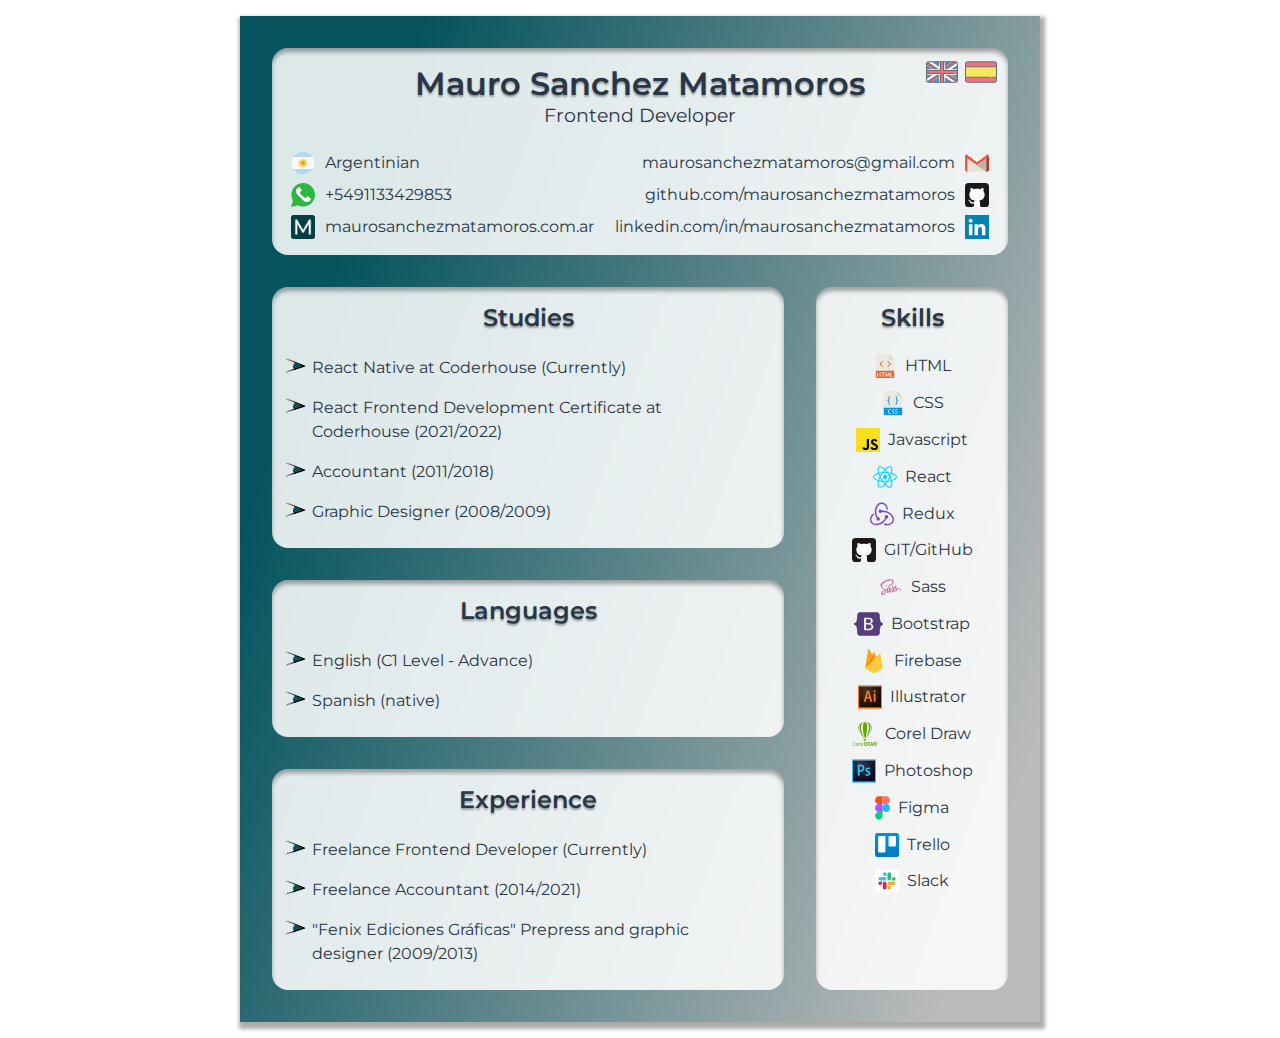
<file: index.html>
<!DOCTYPE html>
<html lang="en">
<head>
    <meta charset="UTF-8">
    <meta http-equiv="X-UA-Compatible" content="IE=edge">
    <meta name="viewport" content="width=device-width, initial-scale=1.0">
    <link rel="stylesheet" href="./styles.css">
    <link rel="preconnect" href="https://fonts.googleapis.com">
    <link rel="preconnect" href="https://fonts.gstatic.com" crossorigin>
    <link href="https://fonts.googleapis.com/css2?family=Montserrat:ital,wght@0,100;0,200;0,300;0,400;0,500;0,600;0,700;1,100;1,200;1,300;1,400;1,500&display=swap" rel="stylesheet">
    <title>Resume Mauro Sanchez Matamoros</title>
</head>
<body>
    <div class="Container">
        <header class="Header">
            <h1>Mauro Sanchez Matamoros</h1>
            <h2>Frontend Developer</h2>
            <div class="Header__itemsContainer">
                <ul class="Header__ul1">
                    <div class="Header__items">
                        <img src="./images/arg.svg" alt="argentinian flag" title="Argentina" />
                        <li>Argentinian</li>
                    </div>
                    <div class="Header__items">
                        <img src="./images/whatsapp.svg" alt="whatsapp" title="Whatsapp" />
                        <li><a href="https://wa.me/+5491154612423/?text=Hello Mauro..." target="_blank" >+5491133429853</a></li>
                    </div>
                    <div class="Header__items">
                        <img src="./images/portfolio.png" alt="portfolio" title="Mauro Sanchez Matamoros portfolio" />
                        <li><a href="http://maurosanchezmatamoros.com.ar" target="_blank" >maurosanchezmatamoros.com.ar</a></li>
                    </div>
                </ul>
                <ul class="Header__ul2">
                    <div class="Header__items2">
                        <li><a href="mailto:maurosanchezmatamoros@gmail.com" target="_blank" >maurosanchezmatamoros@gmail.com</a></li>
                        <img src="./images/gmail.svg" alt="gmail" title="Gmail" />
                    </div>
                    <div class="Header__items2">
                        <li><a href="https://github.com/maurosanchezmatamoros/" target="_blank" >github.com/maurosanchezmatamoros</a></li>
                        <img src="./images/github.svg" alt="github" title="GitHub" />
                    </div>
                    <div class="Header__items2">
                        <li><a href="https://www.linkedin.com/in/maurosanchezmatamoros/" target="_blank" >linkedin.com/in/maurosanchezmatamoros</a></li>
                        <img src="./images/linkedin.svg" alt="linkedin" title="Linkedin" />
                    </div>
                </ul>
            </div>
            <div class="es-en">
                <a href="#"><img src="./images/en.svg" alt="britain" title="English"/></a>
                <a href="./pages/cvEsp.html"><img src="./images/es.svg" alt="españa" title="Español"/></a>
            </div>
        </header>
        <section class="Studies">
            <h2>Studies</h2>
            <ul>
                <li>React Native at Coderhouse (Currently)</li>
                <li>React Frontend Development Certificate at Coderhouse (2021/2022)</li>
                <li>Accountant (2011/2018)</li>
                <li>Graphic Designer (2008/2009)</li>
            </ul>
        </section>
        <section class="Languages">
            <h2>Languages</h2>
            <ul>
                <li>English (C1 Level - Advance)</li>
                <li>Spanish (native)</li>
            </ul>
        </section>
        <section class="Experience">
            <h2>Experience</h2>
            <ul>
                <li>Freelance Frontend Developer (Currently)</li>
                <li>Freelance Accountant (2014/2021)</li>
                <li>"Fenix Ediciones Gráficas" Prepress and graphic designer (2009/2013)</li>
            </ul>
        </section>
        <aside class="Skills">
            <h2>Skills</h2>
            <ul>
                <div class="Skills__items">
                    <img src="./images/html.svg" alt="HTML" title="HTML" />
                    <li>HTML</li>
                </div>
                <div class="Skills__items">
                    <img src="./images/css.svg" alt="CSS" title="CSS" />
                    <li>CSS</li>
                </div>
                <div class="Skills__items">
                    <img src="./images/js.svg" alt="Javascript" title="Javascript" />
                    <li>Javascript</li>
                </div>
                <div class="Skills__items">
                    <img src="./images/react.svg" alt="React" title="React" />
                    <li>React</li>
                </div>
                <div class="Skills__items">
                    <img src="./images/redux.svg" alt="Redux" title="Redux" />
                    <li>Redux</li>
                </div>
                <div class="Skills__items">
                    <img src="./images/github.svg" alt="GIT GitHub" title="GIT GitHub" />
                    <li>GIT/GitHub</li>
                </div>
                <div class="Skills__items">
                    <img src="./images/sass.svg" alt="Sass" title="Sass" />
                    <li>Sass</li>
                </div>
                <div class="Skills__items">
                    <img src="./images/bootstrap.svg" alt="Bootstrap" title="Bootstrap" />
                    <li>Bootstrap</li>
                </div>
                <div class="Skills__items">
                    <img src="./images/firebase.svg" alt="Firebase" title="Firebase" />
                    <li>Firebase</li>
                </div>
                <div class="Skills__items">
                    <img src="./images/illustrator.svg" alt="Illustrator" title="Illustrator" />
                    <li>Illustrator</li>
                </div>
                <div class="Skills__items">
                    <img src="./images/corel.svg" alt="Corel" title="Corel" />
                    <li>Corel Draw</li>
                </div>
                <div class="Skills__items">
                    <img src="./images/photoshop.svg" alt="Photoshop" title="Photoshop" />
                    <li>Photoshop</li>
                </div>
                <div class="Skills__items">
                    <img src="./images/figma.svg" alt="Figma" title="Figma" />
                    <li>Figma</li>
                </div>
                <div class="Skills__items">
                    <img src="./images/trello.svg" alt="Trello" title="Trello" />
                    <li>Trello</li>
                </div>
                <div class="Skills__items">
                    <img src="./images/slack.svg" alt="Slack" title="Slack" />
                    <li>Slack</li>
                </div>
            </ul>
        </aside>
    </div>
</body>
</html>
</file>
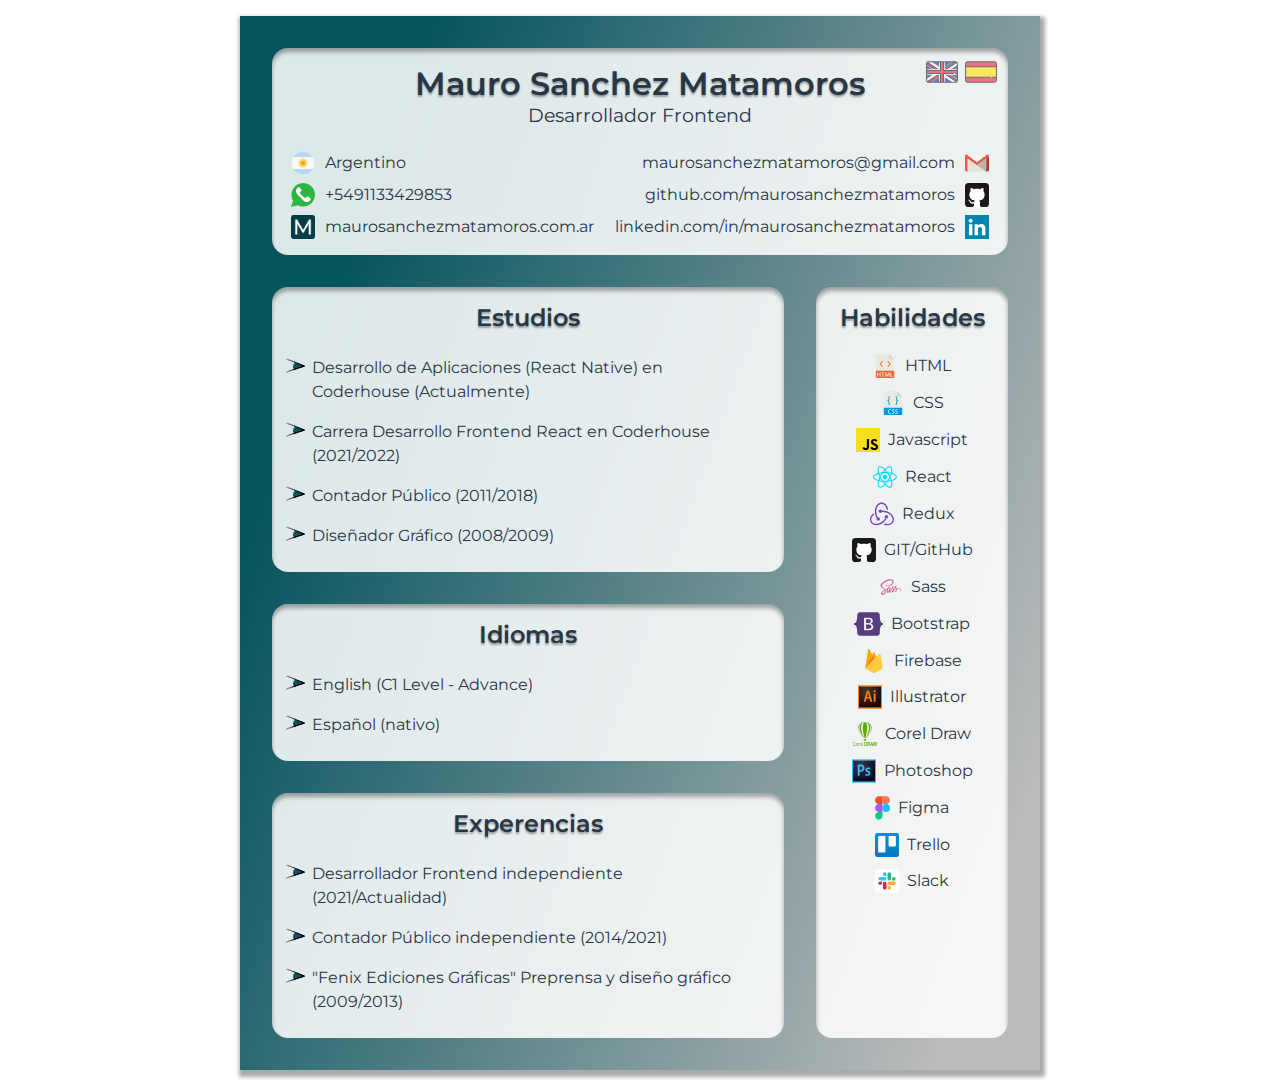
<file: pages/cvEsp.html>
<!DOCTYPE html>
<html lang="es">
<head>
    <meta charset="UTF-8">
    <meta http-equiv="X-UA-Compatible" content="IE=edge">
    <meta name="viewport" content="width=device-width, initial-scale=1.0">
    <link rel="stylesheet" href="../styles.css">
    <link rel="preconnect" href="https://fonts.googleapis.com">
    <link rel="preconnect" href="https://fonts.gstatic.com" crossorigin>
    <link href="https://fonts.googleapis.com/css2?family=Montserrat:ital,wght@0,100;0,200;0,300;0,400;0,500;0,600;0,700;1,100;1,200;1,300;1,400;1,500&display=swap" rel="stylesheet">
    <title>CV Mauro Sanchez Matamoros</title>
</head>
<body>
    <div class="Container">
        <header class="Header">
            <h1>Mauro Sanchez Matamoros</h1>
            <h2>Desarrollador Frontend</h2>
            <div class="Header__itemsContainer">
                <ul class="Header__ul1">
                    <div class="Header__items">
                        <img src="../images/arg.svg" alt="argentinian flag" title="Argentina" />
                        <li>Argentino</li>
                    </div>
                    <div class="Header__items">
                        <img src="../images/whatsapp.svg" alt="whatsapp" title="Whatsapp" />
                        <li><a href="https://wa.me/+5491154612423/?text=Hello Mauro..." target="_blank" >+5491133429853</a></li>
                    </div>
                    <div class="Header__items">
                        <img src="../images/portfolio.png" alt="portfolio" title="Mauro Sanchez Matamoros portfolio" />
                        <li><a href="http://maurosanchezmatamoros.com.ar" target="_blank" >maurosanchezmatamoros.com.ar</a></li>
                    </div>
                </ul>
                <ul class="Header__ul2">
                    <div class="Header__items2">
                        <li><a href="mailto:maurosanchezmatamoros@gmail.com" target="_blank" >maurosanchezmatamoros@gmail.com</a></li>
                        <img src="../images/gmail.svg" alt="gmail" title="Gmail" />
                    </div>
                    <div class="Header__items2">
                        <li><a href="https://github.com/maurosanchezmatamoros/" target="_blank" >github.com/maurosanchezmatamoros</a></li>
                        <img src="../images/github.svg" alt="github" title="GitHub" />
                    </div>
                    <div class="Header__items2">
                        <li><a href="https://www.linkedin.com/in/maurosanchezmatamoros/" target="_blank" >linkedin.com/in/maurosanchezmatamoros</a></li>
                        <img src="../images/linkedin.svg" alt="linkedin" title="Linkedin" />
                    </div>
                </ul>
            </div>
            <div class="es-en">
                <a href="../index.html"><img src="../images/en.svg" alt="britain" title="English"/></a>
                <a href="#"><img src="../images/es.svg" alt="españa" title="Español"/></a>
            </div>
        </header>
        <section class="Studies">
            <h2>Estudios</h2>
            <ul>
                <li>Desarrollo de Aplicaciones (React Native) en Coderhouse (Actualmente)</li>
                <li>Carrera Desarrollo Frontend React en Coderhouse (2021/2022)</li>
                <li>Contador Público (2011/2018)</li>
                <li>Diseñador Gráfico (2008/2009)</li>
            </ul>
        </section>
        <section class="Languages">
            <h2>Idiomas</h2>
            <ul>
                <li>English (C1 Level - Advance)</li>
                <li>Español (nativo)</li>
            </ul>
        </section>
        <section class="Experience">
            <h2>Experencias</h2>
            <ul>
                <li>Desarrollador Frontend independiente (2021/Actualidad)</li>
                <li>Contador Público independiente (2014/2021)</li>
                <li>"Fenix Ediciones Gráficas" Preprensa y diseño gráfico (2009/2013)</li>
            </ul>
        </section>
        <aside class="Skills">
            <h2>Habilidades</h2>
            <ul>
                <div class="Skills__items">
                    <img src="../images/html.svg" alt="HTML" title="HTML" />
                    <li>HTML</li>
                </div>
                <div class="Skills__items">
                    <img src="../images/css.svg" alt="CSS" title="CSS" />
                    <li>CSS</li>
                </div>
                <div class="Skills__items">
                    <img src="../images/js.svg" alt="Javascript" title="Javascript" />
                    <li>Javascript</li>
                </div>
                <div class="Skills__items">
                    <img src="../images/react.svg" alt="React" title="React" />
                    <li>React</li>
                </div>
                <div class="Skills__items">
                    <img src="../images/redux.svg" alt="Redux" title="Redux" />
                    <li>Redux</li>
                </div>
                <div class="Skills__items">
                    <img src="../images/github.svg" alt="GIT GitHub" title="GIT GitHub" />
                    <li>GIT/GitHub</li>
                </div>
                <div class="Skills__items">
                    <img src="../images/sass.svg" alt="Sass" title="Sass" />
                    <li>Sass</li>
                </div>
                <div class="Skills__items">
                    <img src="../images/bootstrap.svg" alt="Bootstrap" title="Bootstrap" />
                    <li>Bootstrap</li>
                </div>
                <div class="Skills__items">
                    <img src="../images/firebase.svg" alt="Firebase" title="Firebase" />
                    <li>Firebase</li>
                </div>
                <div class="Skills__items">
                    <img src="../images/illustrator.svg" alt="Illustrator" title="Illustrator" />
                    <li>Illustrator</li>
                </div>
                <div class="Skills__items">
                    <img src="../images/corel.svg" alt="Corel" title="Corel" />
                    <li>Corel Draw</li>
                </div>
                <div class="Skills__items">
                    <img src="../images/photoshop.svg" alt="Photoshop" title="Photoshop" />
                    <li>Photoshop</li>
                </div>
                <div class="Skills__items">
                    <img src="../images/figma.svg" alt="Figma" title="Figma" />
                    <li>Figma</li>
                </div>
                <div class="Skills__items">
                    <img src="../images/trello.svg" alt="Trello" title="Trello" />
                    <li>Trello</li>
                </div>
                <div class="Skills__items">
                    <img src="../images/slack.svg" alt="Slack" title="Slack" />
                    <li>Slack</li>
                </div>
            </ul>
        </aside>
    </div>
</body>
</html>
</file>
<file: styles.css>
*{
    margin: 0;
    box-sizing: border-box;
    text-decoration: none;
}

body{
    font-family: 'Montserrat', sans-serif;
    display: flex;
    flex-direction: column;
    align-items: center;
    color: #293645;
}

a{
    color: #293645;
}

.Container{
    margin: 1rem 0;
    display: grid;
    grid-template-columns: 70% 30%;
    grid-template-rows: auto auto auto auto;
    grid-template-areas:
    "header header"
    "studies skills"
    "languages skills"
    "experience skills"
    ;
    width: 50rem;
    box-shadow: 2px 4px 4px 3px #0005;
    background-image: linear-gradient( 109.6deg,  rgba(5,84,94,1) 16%, #bbb 91.1% );
}

@media screen and (max-width: 50rem) {
    .Container{
        width: 100%;
        margin: 0;
    }
}

.Header{
    margin-top: 2rem;
    margin: 2rem 2rem 1rem 2rem;
    border: none;
    border-radius: 1rem;
    box-shadow: 0px 4px 4px 0px #0005 inset;
    background-color: #fffd;
    grid-area: header;
    display: flex;
    flex-direction: column;
    position: relative;
}

.Header h1{
    text-align: center;
    margin-top: 1rem;
    text-shadow: 0px 2px 2px #0005;
    font-weight: 600;
}

.Header h2{
    text-align: center;
    font-size: 1.2rem;
    font-weight: 400;
    width: 100%;
}

.Header__itemsContainer{
    width: 100%;
    display: flex;
    justify-content: space-between;
}


.Header__ul1, .Header__ul2{
    list-style: none;
    margin: 1rem 0;
    display: flex;
    flex-direction: column;
    padding: 0;
    width: 50%;
}

.Header__items{
    display: flex;
    margin: 0.5rem 0 0 0.6rem;
}

.Header__items2{
    display: flex;
    justify-content: flex-end;
    margin: 0.5rem 0.6rem 0 0;
}

.Header__items li, .Header__items2 li{
    line-height: 1.5rem;
}

.Header__items img, .Header__items2 img{
    width: 1.5rem;
    margin: 0 0.6rem;
}

.es-en{
    display: flex;
    align-items: center;
    position: absolute;
    top: 0.5rem;
    right: 0.5rem;
}

.es-en img{
    width: 2rem;
    height: 2rem;
    object-position: top;
    margin: 0 0.2rem;
    opacity: 0.6;
}

.es-en img:hover{
    transform: scale(1.1);
    opacity: 1;
}

.Studies{
    margin: 1rem 1rem 1rem 2rem;
    border: none;
    border-radius: 1rem;
    box-shadow: 0px 4px 4px 0px #0005 inset;
    background-color: #fffd;
    grid-area: studies;
}

.Studies h2{
    text-align: center;
    margin-top: 1rem;
    text-shadow: 0px 2px 2px #0005;
    font-weight: 600;
}

.Studies ul{
    list-style-image: url("./images/item.svg");
    margin: 1rem 0;
    display: flex;
    flex-direction: column;
    padding-right: 2rem;
}

.Studies li{
    line-height: 1.5rem;
    margin: 0.5rem 0;
}

.Languages{
    margin: 1rem 1rem 1rem 2rem;
    border: none;
    border-radius: 1rem;
    box-shadow: 0px 4px 4px 0px #0005 inset;
    background-color: #fffd;
    grid-area: languages;
}

.Languages h2{
    text-align: center;
    margin-top: 1rem;
    text-shadow: 0px 2px 2px #0005;
    font-weight: 600;
}

.Languages ul{
    list-style-image: url("./images/item.svg");
    margin: 1rem 0;
    display: flex;
    flex-direction: column;
    padding-right: 2rem;
}

.Languages li{
    line-height: 1.5rem;
    margin: 0.5rem 0;
}

.Experience{
    margin: 1rem 1rem 2rem 2rem;
    border: none;
    border-radius: 1rem;
    box-shadow: 0px 4px 4px 0px #0005 inset;
    background-color: #fffd;
    grid-area: experience;
}

.Experience h2{
    text-align: center;
    margin-top: 1rem;
    text-shadow: 0px 2px 2px #0005;
    font-weight: 600;
}

.Experience ul{
    list-style-image: url("./images/item.svg");
    margin: 1rem 0;
    display: flex;
    flex-direction: column;
    padding-right: 2rem;
}

.Experience li{
    line-height: 1.5rem;
    margin: 0.5rem 0;
}


.Skills{
    margin: 1rem 2rem 2rem 1rem;
    border: none;
    border-radius: 1rem;
    box-shadow: 0px 4px 4px 0px #0005 inset;
    background-color: #fffd;
    grid-area: skills;
}

.Skills h2{
    text-align: center;
    margin-top: 1rem;
    text-shadow: 0px 2px 2px #0005;
    font-weight: 600;
}

.Skills ul{
    list-style: none;
    margin: 1rem 0;
    display: flex;
    flex-direction: column;
    padding: 0;
}

.Skills__items{
    display: flex;
    justify-content: center;
    align-items: center;
}

.Skills__items img{
    height: 1.5rem;
    margin: 0 0.5rem 0 0;
}

.Skills__items li{
    line-height: 1.5rem;
    margin: 0.4rem 0;
    text-align: center;
}

@media screen and (max-width: 800px) {
    .Header__itemsContainer{
        flex-direction: column;
    }
    .Header ul{
        width: 100%;
    }
    .Header__items2{
        flex-direction: row-reverse;
    }
    .Header__ul1{
        margin-bottom: 0;
    }
    .Header__ul2{
        margin-top: 0;
    }
    .Header__items2{
        margin: 0.5rem 0 0 0.6rem;
    }
}

@media screen and (max-width: 650px) {
    html{
        font-size: 14px;
    }
    .Container{
    grid-template-columns: 60% 40%;
    }
}

@media screen and (max-width: 500px) {
    html{
        font-size: 12px;
    }
}
</file>
